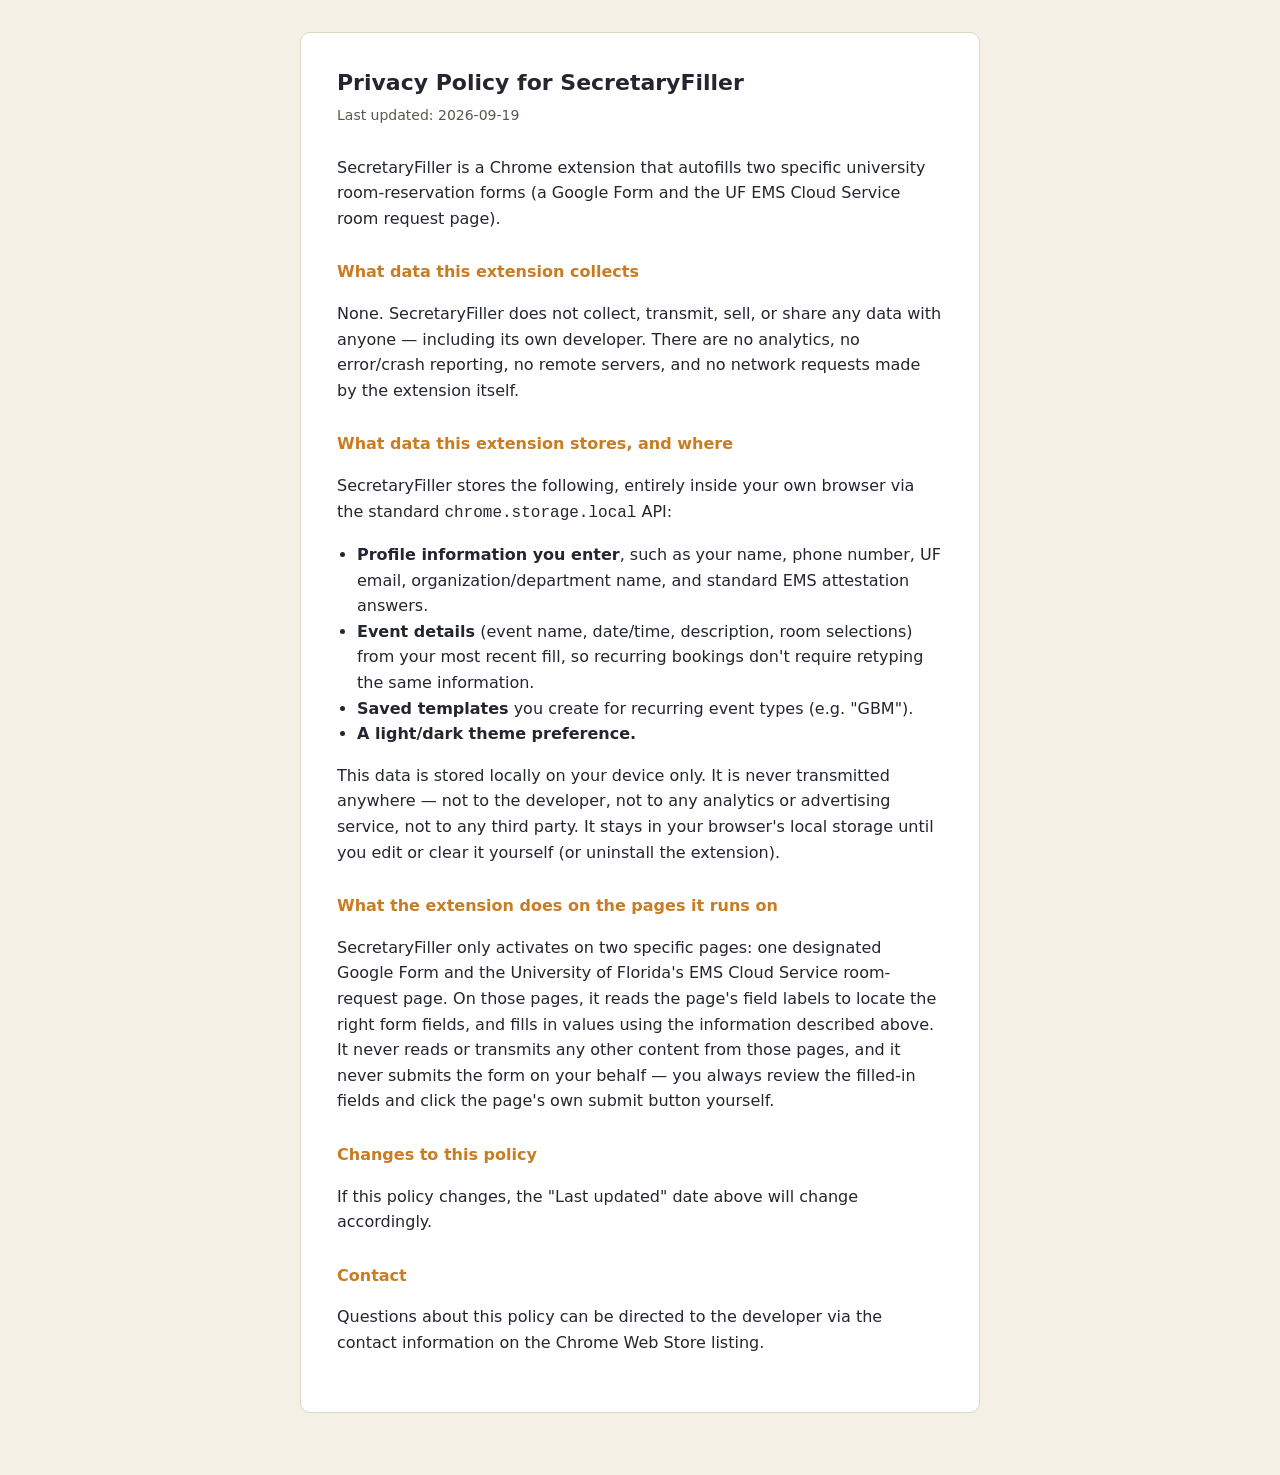
<file: docs/index.html>
<!doctype html>
<html lang="en">
<head>
<meta charset="utf-8" />
<meta name="viewport" content="width=device-width, initial-scale=1" />
<title>SecretaryFiller — Privacy Policy</title>
<style>
  :root {
    --ink: #23262f;
    --ink-dim: #5b5750;
    --bg: #f4f0e6;
    --panel: #ffffff;
    --border: #ded6c4;
    --accent: #c97c22;
  }
  * { box-sizing: border-box; }
  body {
    margin: 0;
    padding: 32px 16px 64px;
    background: var(--bg);
    color: var(--ink);
    font: 16px/1.6 -apple-system, "Segoe UI", system-ui, sans-serif;
  }
  main {
    max-width: 680px;
    margin: 0 auto;
    background: var(--panel);
    border: 1px solid var(--border);
    border-radius: 10px;
    padding: 32px 36px 40px;
  }
  h1 {
    font-size: 22px;
    margin: 0 0 4px;
  }
  .updated {
    color: var(--ink-dim);
    font-size: 14px;
    margin: 0 0 28px;
  }
  h2 {
    font-size: 16px;
    margin: 28px 0 8px;
    color: var(--accent);
  }
  p, li { color: var(--ink); }
  ul { padding-left: 20px; }
  a { color: var(--accent); }
</style>
</head>
<body>
<main>
  <h1>Privacy Policy for SecretaryFiller</h1>
  <p class="updated">Last updated: 2026-09-19</p>

  <p>SecretaryFiller is a Chrome extension that autofills two specific university room-reservation forms (a Google Form and the UF EMS Cloud Service room request page).</p>

  <h2>What data this extension collects</h2>
  <p>None. SecretaryFiller does not collect, transmit, sell, or share any data with anyone — including its own developer. There are no analytics, no error/crash reporting, no remote servers, and no network requests made by the extension itself.</p>

  <h2>What data this extension stores, and where</h2>
  <p>SecretaryFiller stores the following, entirely inside your own browser via the standard <code>chrome.storage.local</code> API:</p>
  <ul>
    <li><strong>Profile information you enter</strong>, such as your name, phone number, UF email, organization/department name, and standard EMS attestation answers.</li>
    <li><strong>Event details</strong> (event name, date/time, description, room selections) from your most recent fill, so recurring bookings don't require retyping the same information.</li>
    <li><strong>Saved templates</strong> you create for recurring event types (e.g. "GBM").</li>
    <li><strong>A light/dark theme preference.</strong></li>
  </ul>
  <p>This data is stored locally on your device only. It is never transmitted anywhere — not to the developer, not to any analytics or advertising service, not to any third party. It stays in your browser's local storage until you edit or clear it yourself (or uninstall the extension).</p>

  <h2>What the extension does on the pages it runs on</h2>
  <p>SecretaryFiller only activates on two specific pages: one designated Google Form and the University of Florida's EMS Cloud Service room-request page. On those pages, it reads the page's field labels to locate the right form fields, and fills in values using the information described above. It never reads or transmits any other content from those pages, and it never submits the form on your behalf — you always review the filled-in fields and click the page's own submit button yourself.</p>

  <h2>Changes to this policy</h2>
  <p>If this policy changes, the "Last updated" date above will change accordingly.</p>

  <h2>Contact</h2>
  <p>Questions about this policy can be directed to the developer via the contact information on the Chrome Web Store listing.</p>
</main>
</body>
</html>
</file>
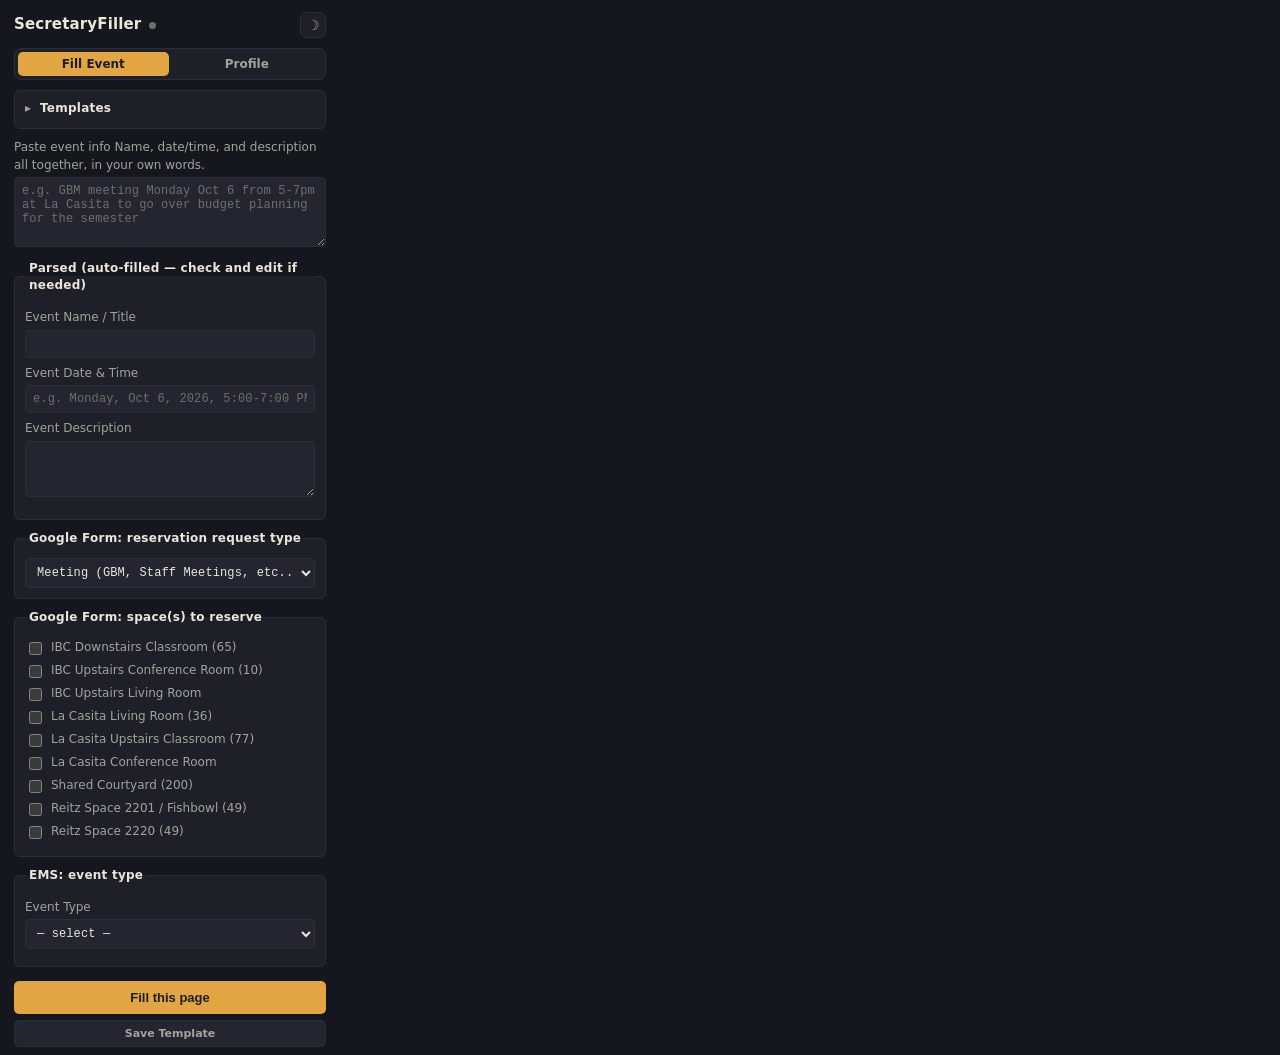
<file: popup/popup.html>
<!DOCTYPE html>
<html>
<head>
  <meta charset="utf-8" />
  <title>SecretaryFiller</title>
  <script>
    (function () {
      try {
        if (localStorage.getItem("docfiller_theme") === "light") {
          document.documentElement.setAttribute("data-theme", "light");
        }
      } catch (e) {}
    })();
  </script>
  <link rel="stylesheet" href="popup.css" />
</head>
<body>
  <header>
    <div class="header-row">
      <h1>SecretaryFiller</h1>
      <p id="active-site" class="status-line">
        <span id="status-dot" class="status-dot"></span>
        <span id="status-text"></span>
      </p>
      <button type="button" id="theme-toggle" class="theme-toggle" title="Switch to light mode" aria-label="Switch to light mode">
        <span id="theme-toggle-icon" aria-hidden="true">&#9789;</span>
      </button>
    </div>
    <nav>
      <button type="button" class="tab-btn active" data-tab="event">Fill Event</button>
      <button type="button" class="tab-btn" data-tab="profile">Profile</button>
    </nav>
  </header>

  <section id="tab-event" class="tab-panel active">
    <details class="profile-dropdown" id="templates-section">
      <summary>Templates</summary>
      <label>Load a saved template
        <select id="template-select">
          <option value="">— none —</option>
        </select>
      </label>
      <div class="template-actions">
        <input type="text" id="template-name-input" placeholder="Template name (e.g. GBM)" />
        <button type="button" id="template-save-btn" class="btn-secondary">Save</button>
        <button type="button" id="template-delete-btn" class="btn-secondary" hidden>Delete</button>
      </div>
    </details>

    <label>Paste event info
      <span class="hint">Name, date/time, and description all together, in your own words.</span>
      <textarea
        id="ev-rawText"
        rows="4"
        placeholder="e.g. GBM meeting Monday Oct 6 from 5-7pm at La Casita to go over budget planning for the semester"
      ></textarea>
    </label>

    <fieldset>
      <legend>Parsed (auto-filled — check and edit if needed)</legend>
      <label>Event Name / Title
        <input type="text" id="ev-eventName" />
      </label>
      <label>Event Date &amp; Time
        <input type="text" id="ev-eventDateTime" placeholder="e.g. Monday, Oct 6, 2026, 5:00-7:00 PM" />
      </label>
      <label>Event Description
        <textarea id="ev-eventDescription" rows="3"></textarea>
      </label>
    </fieldset>

    <fieldset>
      <legend>Google Form: reservation request type</legend>
      <select id="ev-reservationRequestType">
        <option>Meeting (GBM, Staff Meetings, etc..) Class</option>
        <option>Presentation/Workshop</option>
        <option>Special Event/Program</option>
        <option>Other (please provide specific details in the next 2 sections)</option>
        <option>Class/ Study Session (3 hour maxiimum)</option>
      </select>
    </fieldset>

    <fieldset>
      <legend>Google Form: space(s) to reserve</legend>
      <div id="ev-spaceSelections" class="checkbox-list">
        <label><input type="checkbox" value="Institute of Black Culture (Downstairs Classroom-Capacity 65)" /> IBC Downstairs Classroom (65)</label>
        <label><input type="checkbox" value="Institute of Black Culture (Upstairs Conference Room-Capacity 10)" /> IBC Upstairs Conference Room (10)</label>
        <label><input type="checkbox" value="Institute of Black Culture (Upstairs-Living Room)" /> IBC Upstairs Living Room</label>
        <label><input type="checkbox" value="Hispanic-Latino Cultures (La Casita) (Living Room-Capacity 36)" /> La Casita Living Room (36)</label>
        <label><input type="checkbox" value="Hispanic-Latino Cultures (La Casita) (Upstairs Classroom- Capacity 77)" /> La Casita Upstairs Classroom (77)</label>
        <label><input type="checkbox" value="Hispanic-Latino Cultures (La Casita) (Conference Room)" /> La Casita Conference Room</label>
        <label><input type="checkbox" value="Institutes Shared Courtyard (IBC &IHLC-Capacity 200)" /> Shared Courtyard (200)</label>
        <label><input type="checkbox" value="Community and Belonging Reitz Union Space 2201 (The Fishbowl-Capacity 49)" /> Reitz Space 2201 / Fishbowl (49)</label>
        <label><input type="checkbox" value="Community and Belonging Reitz Union Space 2220 (Engagement Space-Capacity 49)" /> Reitz Space 2220 (49)</label>
      </div>
    </fieldset>

    <fieldset id="fieldset-ems-only">
      <legend>EMS: event type</legend>
      <label>Event Type
        <select id="ev-emsEventType">
          <option value="">— select —</option>
          <option>Add'l Class Meeting</option>
          <option>Departmental Meeting/Seminar</option>
          <option>Lecture/Speaker</option>
          <option>Review Session</option>
        </select>
      </label>
    </fieldset>

    <button type="button" id="fill-btn" class="primary">Fill this page</button>
    <button type="button" id="template-save-bottom-btn" class="btn-secondary btn-full">Save Template</button>
    <div id="fill-result"></div>
  </section>

  <section id="tab-profile" class="tab-panel">
    <fieldset>
      <legend>Your contact info</legend>
      <label>Full Name
        <input type="text" id="pr-fullName" />
      </label>
      <label>Phone Number
        <input type="text" id="pr-phone" />
      </label>
      <label>UFL Email
        <input type="text" id="pr-uflEmail" />
      </label>
    </fieldset>

    <details class="profile-dropdown">
      <summary>Google Form: reservation basics</summary>
      <label>This reservation is for
        <select id="pr-reservationForType">
          <option>University of Florida Registered Student Organization</option>
          <option>University Office or Department</option>
          <option>Individual (Student)</option>
          <option>Individual (UF Staff/Faculty)</option>
          <option>Other</option>
        </select>
      </label>
      <label>Student Org / Office / Department name
        <span class="hint">Also used for "individual or entity" — same answer both places</span>
        <input type="text" id="pr-orgOrDeptName" />
      </label>
      <label class="checkbox-inline">
        <input type="checkbox" id="pr-hasPermit" /> I already have an event permit
      </label>
      <label>Permit submitter name &amp; email
        <input type="text" id="pr-submitterNameEmail" />
      </label>
    </details>

    <details class="profile-dropdown">
      <summary>EMS: standard attestations</summary>
      <p class="hint">1st/2nd Contact info isn't shown here — EMS fills that in automatically from whoever is logged in.</p>
      <div id="pr-attestations" class="attestation-list"></div>
    </details>

    <button type="button" id="save-profile-btn" class="primary">Save Profile</button>
    <div id="save-result"></div>
  </section>

  <script src="../shared/storage.js"></script>
  <script src="../shared/parse-event-text.js"></script>
  <script src="popup.js"></script>
</body>
</html>
</file>
<file: popup/popup.css>
:root {
  --ink-950: #15171f;
  --ink-900: #1d2029;
  --ink-850: #232631;
  --ink-800: #2a2e3a;
  --ink-700: #363b49;
  --paper: #ece6d9;
  --paper-dim: #a6a29a;
  --paper-faint: #726e68;
  --flap-amber: #e3a542;
  --flap-amber-hover: #eeb35c;
  --ok-sage: #84a788;
  --miss-clay: #c97a5d;
  --on-accent: #1b1e27;
  --mono: ui-monospace, "Cascadia Code", "Consolas", "SF Mono", "Menlo", monospace;
  --sans: system-ui, -apple-system, "Segoe UI", sans-serif;
  color-scheme: dark;
}

:root[data-theme="light"] {
  --ink-950: #f4f0e6;
  --ink-900: #ffffff;
  --ink-850: #ffffff;
  --ink-800: #ded6c4;
  --ink-700: #c7bfa9;
  --paper: #23262f;
  --paper-dim: #5b5750;
  --paper-faint: #8c877d;
  color-scheme: light;
}

* { box-sizing: border-box; }

body {
  width: 340px;
  max-height: 560px;
  overflow-y: auto;
  margin: 0;
  padding: 12px 14px 24px;
  font: 13px/1.45 var(--sans);
  color: var(--paper);
  background: var(--ink-950);
  perspective: 700px;
}

body::-webkit-scrollbar { width: 8px; }
body::-webkit-scrollbar-track { background: transparent; }
body::-webkit-scrollbar-thumb { background: var(--ink-700); border-radius: 4px; }

.header-row {
  display: flex;
  align-items: center;
  gap: 8px;
  margin-bottom: 10px;
}

.header-row h1 {
  flex: none;
  font-size: 15px;
  font-weight: 700;
  letter-spacing: 0.01em;
  margin: 0;
  color: var(--paper);
}

.theme-toggle {
  flex: none;
  display: inline-flex;
  align-items: center;
  justify-content: center;
  width: 26px;
  height: 26px;
  padding: 0;
  border: 1px solid var(--ink-800);
  background: var(--ink-900);
  color: var(--paper-dim);
  border-radius: 6px;
  font-size: 14px;
  line-height: 1;
  cursor: pointer;
  transition: color 120ms ease, border-color 120ms ease;
}

.theme-toggle:hover { color: var(--flap-amber); border-color: var(--flap-amber); }
.theme-toggle:focus-visible { outline: 2px solid var(--flap-amber); outline-offset: 1px; }

nav {
  display: flex;
  gap: 3px;
  margin-bottom: 10px;
  background: var(--ink-900);
  border: 1px solid var(--ink-800);
  border-radius: 7px;
  padding: 3px;
}

.tab-btn {
  flex: 1;
  padding: 6px 0;
  border: none;
  background: transparent;
  color: var(--paper-dim);
  cursor: pointer;
  border-radius: 5px;
  font: 600 12px/1 var(--sans);
  transition: background 120ms ease, color 120ms ease;
}

.tab-btn:hover { color: var(--paper); }
.tab-btn:focus-visible { outline: 2px solid var(--flap-amber); outline-offset: 1px; }

.tab-btn.active {
  background: var(--flap-amber);
  color: var(--on-accent);
}

.tab-panel { display: none; }

.tab-panel.active {
  display: block;
  padding-bottom: 8px;
  animation: docfiller-flip-in 180ms ease-out;
  transform-origin: top center;
}

@keyframes docfiller-flip-in {
  from { opacity: 0; transform: rotateX(-10deg) translateY(-3px); }
  to { opacity: 1; transform: rotateX(0) translateY(0); }
}

.status-line {
  display: flex;
  align-items: center;
  gap: 6px;
  color: var(--paper-dim);
  font-size: 11px;
  margin: 0;
  flex: 1 1 auto;
  min-width: 0;
}

#status-text {
  overflow: hidden;
  text-overflow: ellipsis;
  white-space: nowrap;
}

.status-dot {
  width: 7px;
  height: 7px;
  border-radius: 50%;
  background: var(--paper-faint);
  flex: none;
  transition: background 150ms ease;
}

.status-dot.ok { background: var(--ok-sage); }
.status-dot.warn { background: var(--miss-clay); }

.hint {
  color: var(--paper-dim);
  font-size: 12px;
  margin: 0 0 10px;
}

fieldset, .profile-dropdown {
  background: var(--ink-900);
  border: 1px solid var(--ink-800);
  border-radius: 6px;
  margin: 0 0 10px;
  padding: 8px 10px 10px;
}

legend {
  font-size: 12px;
  font-weight: 700;
  letter-spacing: 0.02em;
  color: var(--paper);
  padding: 0 4px;
}

.profile-dropdown {
  padding: 0 10px 2px;
}

.profile-dropdown summary {
  cursor: pointer;
  list-style: none;
  display: flex;
  align-items: center;
  gap: 7px;
  font-size: 12px;
  font-weight: 700;
  letter-spacing: 0.02em;
  color: var(--paper);
  padding: 9px 0;
  user-select: none;
  transition: color 120ms ease;
}

.profile-dropdown summary:hover,
.profile-dropdown summary:focus-visible {
  color: var(--flap-amber);
}

.profile-dropdown summary::-webkit-details-marker { display: none; }

.profile-dropdown summary::before {
  content: "▸";
  display: inline-block;
  width: 8px;
  color: var(--paper-dim);
  transition: transform 150ms ease;
}

.profile-dropdown[open] summary::before {
  transform: rotate(90deg);
}

.profile-dropdown[open] summary {
  padding-bottom: 5px;
}

.profile-dropdown[open] > *:not(summary) {
  animation: docfiller-reveal 160ms ease-out;
}

@keyframes docfiller-reveal {
  from { opacity: 0; transform: translateY(-3px); }
  to { opacity: 1; transform: translateY(0); }
}

.profile-dropdown label:last-child,
.profile-dropdown .attestation-list {
  margin-bottom: 8px;
}

label {
  display: block;
  margin: 7px 0;
  font-size: 12px;
  color: var(--paper-dim);
}

label.checkbox-inline {
  display: flex;
  align-items: center;
  gap: 6px;
  color: var(--paper-dim);
}

input[type="text"], textarea, select {
  width: 100%;
  margin-top: 3px;
  padding: 6px 7px;
  font-size: 12px;
  font-family: var(--mono);
  letter-spacing: 0.01em;
  color: var(--paper);
  background: var(--ink-850);
  border: 1px solid var(--ink-800);
  border-radius: 4px;
}

input[type="text"]:focus, textarea:focus, select:focus {
  outline: none;
  border-color: var(--flap-amber);
  box-shadow: 0 0 0 2px rgba(227, 165, 66, 0.25);
}

input[type="text"]::placeholder, textarea::placeholder {
  color: var(--paper-faint);
}

.template-actions {
  display: flex;
  gap: 6px;
  margin-top: 6px;
}

.template-actions input[type="text"] {
  width: auto;
  flex: 2;
  margin-top: 0;
}

.btn-secondary {
  flex: 1;
  padding: 6px 8px;
  border: 1px solid var(--ink-800);
  background: var(--ink-850);
  color: var(--paper-dim);
  border-radius: 5px;
  font-size: 11px;
  font-weight: 600;
  font-family: var(--sans);
  cursor: pointer;
  transition: color 120ms ease, border-color 120ms ease;
}

.btn-secondary.btn-full {
  display: block;
  width: 100%;
  margin-top: 6px;
}

.btn-secondary:hover { color: var(--paper); border-color: var(--flap-amber); }
.btn-secondary:focus-visible { outline: 2px solid var(--flap-amber); outline-offset: 1px; }

.checkbox-list label, .attestation-list label {
  display: flex;
  align-items: center;
  gap: 6px;
  font-size: 12px;
  margin: 4px 0;
  color: var(--paper-dim);
}

.attestation-row {
  display: flex;
  align-items: center;
  justify-content: space-between;
  gap: 8px;
  margin: 5px 0;
}

.attestation-row span { flex: 1; color: var(--paper-dim); }
.attestation-row select { width: 72px; flex: none; }

button.primary {
  width: 100%;
  padding: 9px 0;
  margin-top: 4px;
  background: var(--flap-amber);
  color: var(--on-accent);
  border: none;
  border-radius: 5px;
  font-size: 13px;
  font-weight: 700;
  cursor: pointer;
  transition: background 120ms ease, transform 80ms ease;
}

button.primary:hover { background: var(--flap-amber-hover); }
button.primary:active { transform: scale(0.98); }
button.primary:focus-visible { outline: 2px solid var(--paper); outline-offset: 2px; }

#fill-result, #save-result {
  margin-top: 8px;
  padding: 8px 10px;
  font-size: 11px;
  font-family: var(--mono);
  color: var(--paper-dim);
  white-space: pre-line;
  background: var(--ink-900);
  border: 1px solid var(--ink-800);
  border-radius: 6px;
}

#fill-result:empty, #save-result:empty {
  display: none;
}

#fill-result.flip-in, #save-result.flip-in {
  animation: docfiller-flip-in 220ms ease-out;
  transform-origin: top center;
}

@media (prefers-reduced-motion: reduce) {
  .tab-panel.active,
  .profile-dropdown[open] > *:not(summary),
  #fill-result.flip-in,
  #save-result.flip-in {
    animation: none !important;
  }
  button.primary:active { transform: none; }
  .profile-dropdown summary::before { transition: none; }
}
</file>
